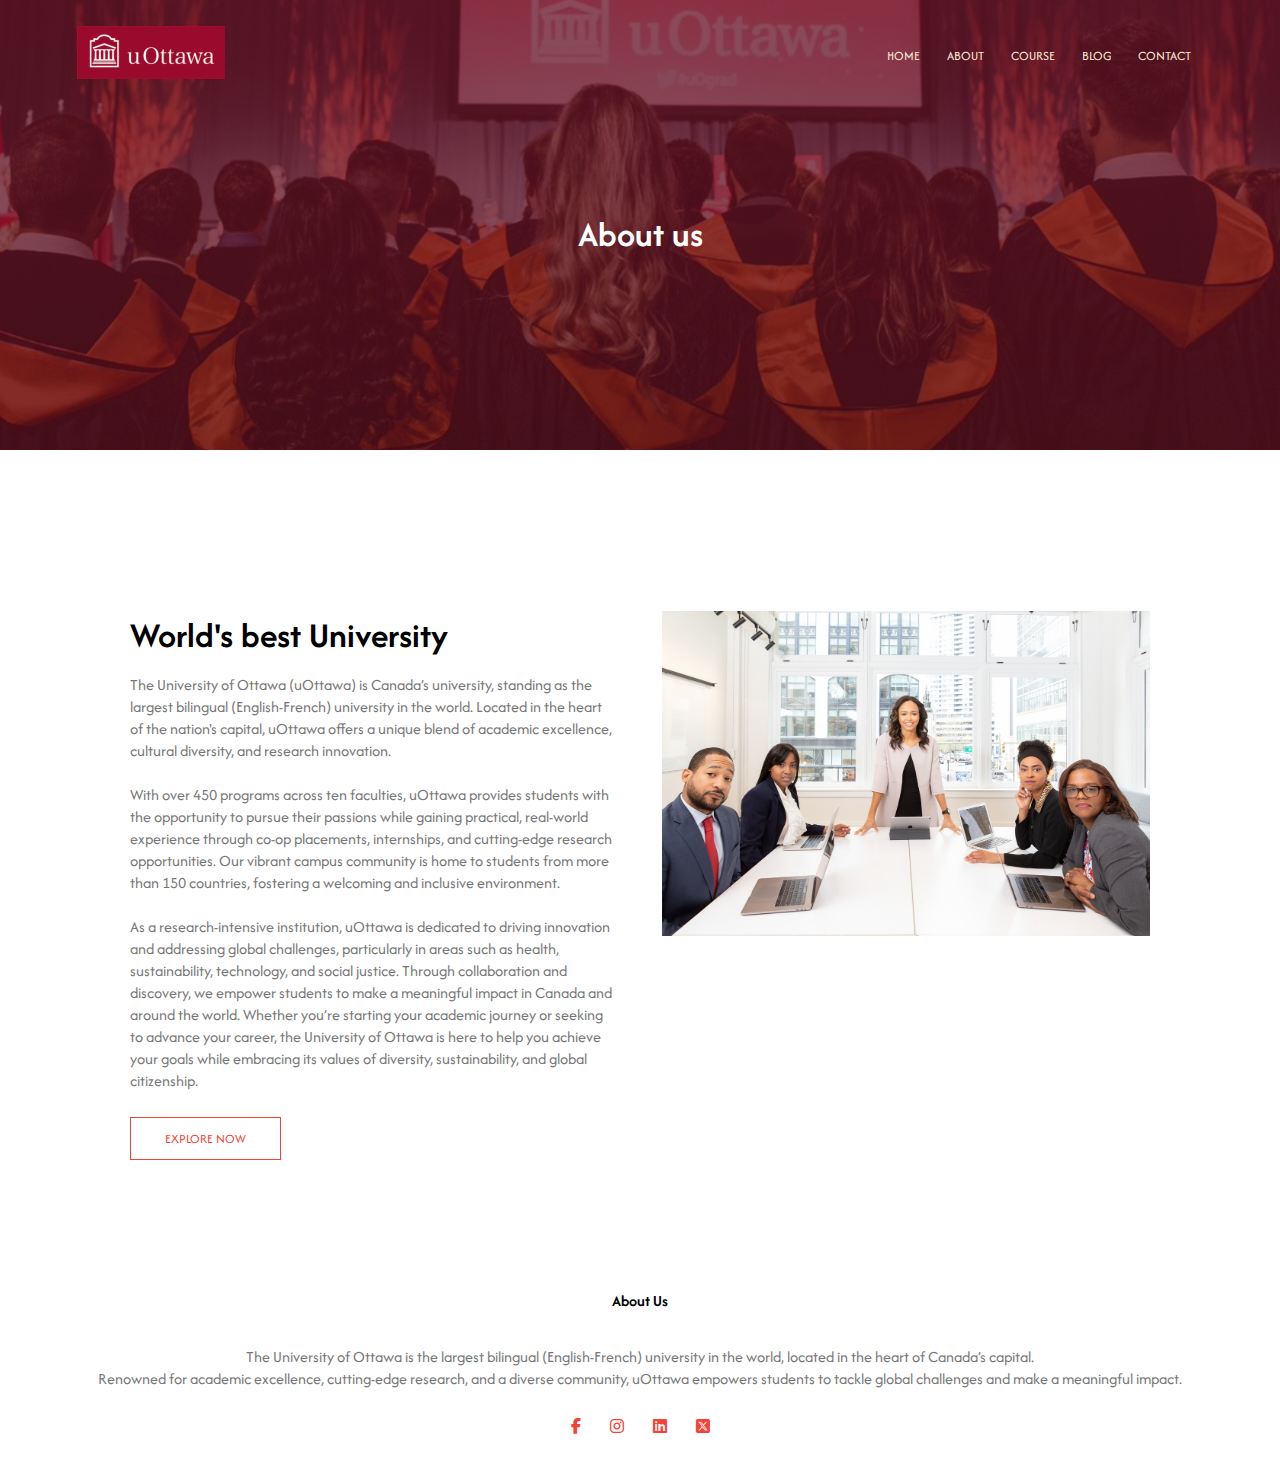
<file: About.html>
<!DOCTYPE html>
<html>
<head>
    <meta name="viewport" content="width=device-width, initial-scale=1.0">
    <title>University Website Design</title>
    <link rel="stylesheet" href="styles.css">
    <link rel="preconnect" href="https://fonts.googleapis.com">
    <link rel="preconnect" href="https://fonts.gstatic.com" crossorigin>
    <link href="https://fonts.googleapis.com/css2?family=Afacad+Flux:slnt,wght@-14..14,100..1000&display=swap" rel="stylesheet">
    <link href="https://cdnjs.cloudflare.com/ajax/libs/font-awesome/6.6.0/css/all.min.css" rel="stylesheet"></head>
<body>
    <section class="sub-header">
        <nav>

            <a href="index.html"><img src="images/Uottawa-Logo2.png"></a>
            <div class="nav-links" id="navLinks">
                <i class="fa fa-times" onclick="hideMenu()"></i>
                <ul>
                    <li><a href="index.html">HOME</a></li>
                    <li><a href="About.html">ABOUT</a></li>
                    <li><a href="Course.html">COURSE</a></li>
                    <li><a href="Blog.html">BLOG</a></li>
                    <li><a href="contact.html">CONTACT</a></li>
                </ul>
            </div>
            <i class="fa fa-bars" onclick="showMenu()"></i>
        </nav>
        <h1>About us</h1>
   
    </section>

<!---About us content-->
<section class = "about us">
    <div class= "row">
        <div class="about-col">
            <h1>World's best University</h1>
            <p>The University of Ottawa (uOttawa) is Canada’s university, standing as the largest bilingual (English-French) university in the world. Located in the heart of the nation's capital, uOttawa offers a unique blend of academic excellence, cultural diversity, and research innovation.
                <br><br>
                With over 450 programs across ten faculties, uOttawa provides students with the opportunity to pursue their passions while gaining practical, real-world experience through co-op placements, internships, and cutting-edge research opportunities. Our vibrant campus community is home to students from more than 150 countries, fostering a welcoming and inclusive environment.
                <br><br>
                As a research-intensive institution, uOttawa is dedicated to driving innovation and addressing global challenges, particularly in areas such as health, sustainability, technology, and social justice. Through collaboration and discovery, we empower students to make a meaningful impact in Canada and around the world.
                Whether you’re starting your academic journey or seeking to advance your career, the University of Ottawa is here to help you achieve your goals while embracing its values of diversity, sustainability, and global citizenship.</p>
            <a href="" class="hero-btn red-btn">EXPLORE NOW</a>

        </div>
        <div class="about-col">
            <img src="images/about.jpg">
        </div>


    </div>


</section>





<!---------- Footer ---------->
<section class="footer">
    <h4>About Us</h4>
    <p>The University of Ottawa is the largest bilingual (English-French) university in the world, located in the heart of Canada’s capital. <br>Renowned for academic excellence, cutting-edge research, and a diverse community, uOttawa empowers students to tackle global challenges and make a meaningful impact.</p> 
    <div class="icons">
        <i class="fa-brands fa-facebook-f"></i>
        <i class="fa-brands fa-instagram"></i> 
        <i class="fa-brands fa-linkedin"></i>
        <i class="fa-brands fa-square-x-twitter"></i>  
    </div>
</section>

 <!---------JavaScript for Toggle Menu--------->
    <script>
        var navLinks = document.getElementById("navLinks");

        function showMenu(){
            navLinks.style.right="0";
        }

        function hideMenu(){
            navLinks.style.right="-200px";
        }


    </script>
</body>
</html>
</file>
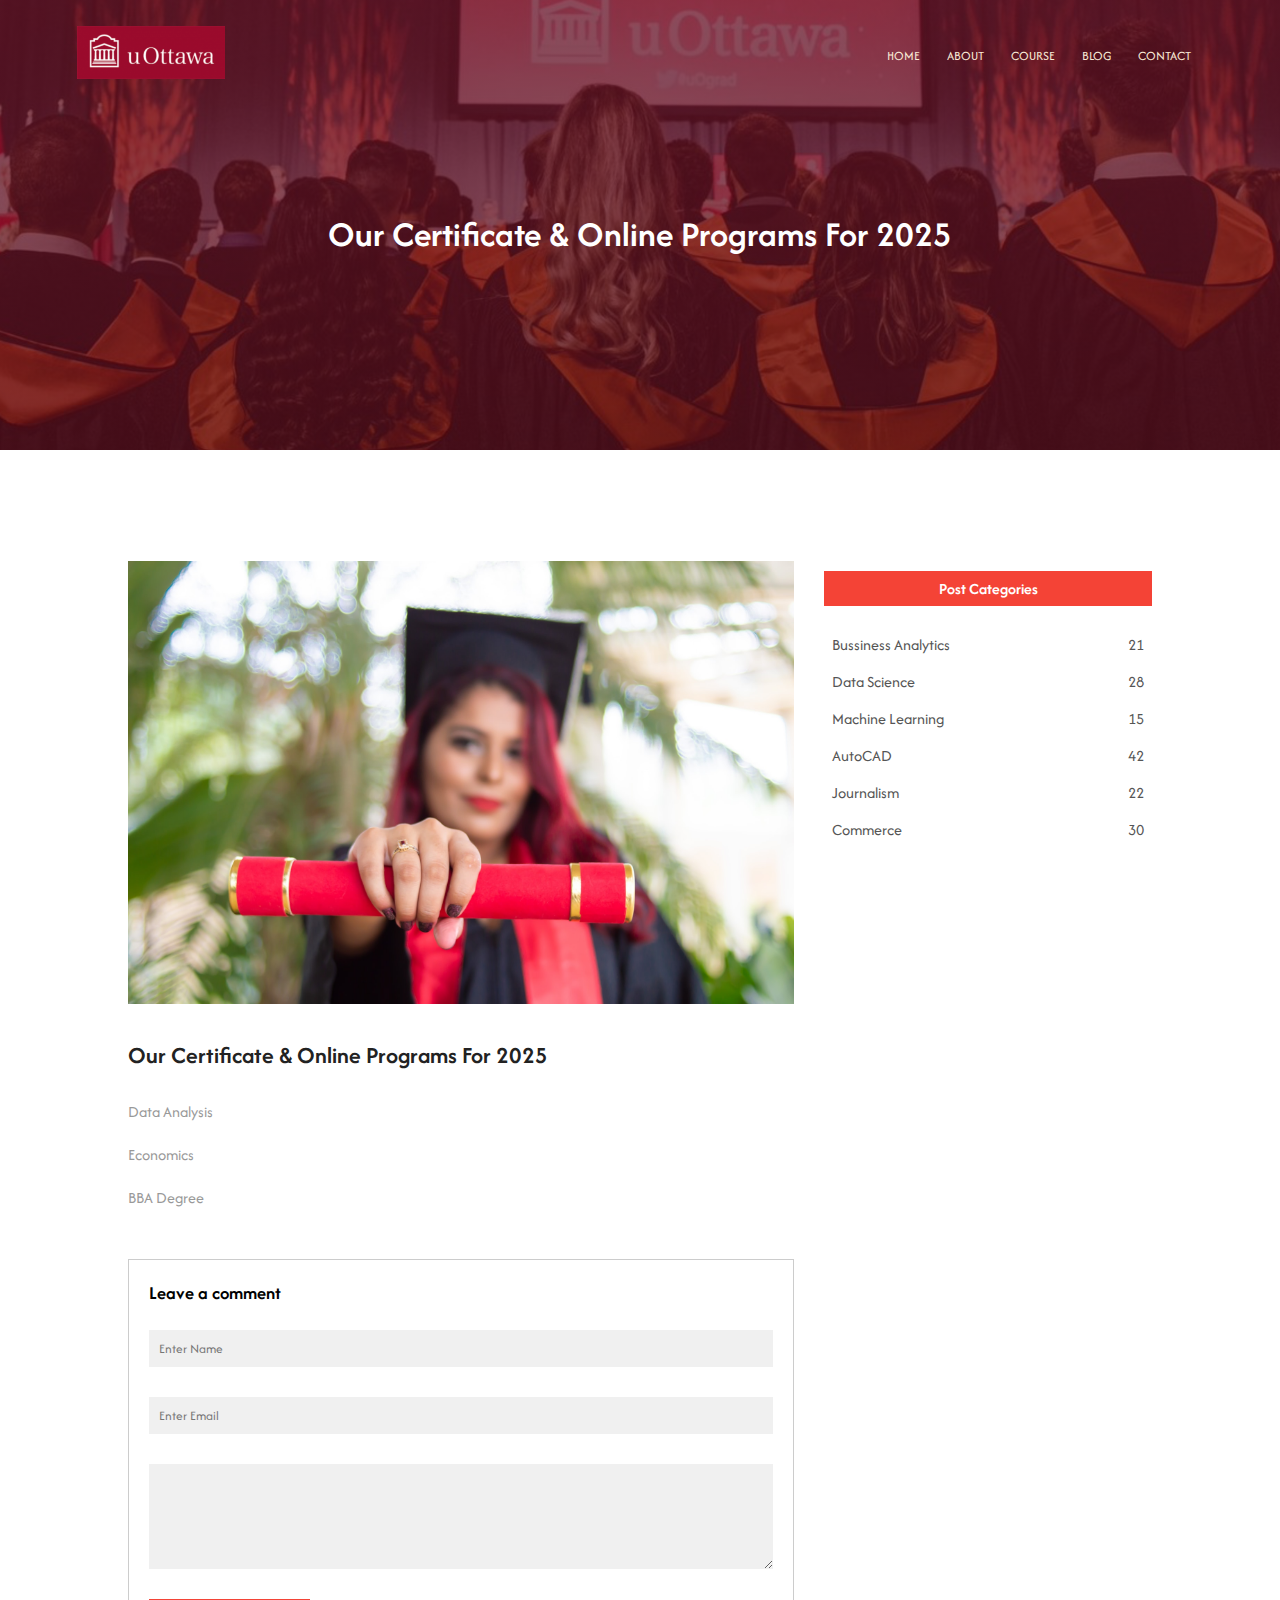
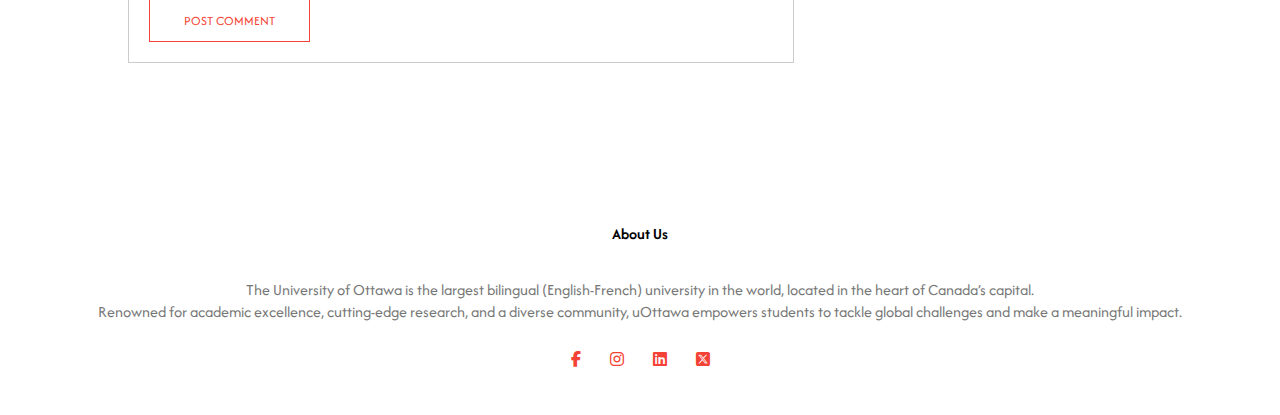
<file: Blog.html>
<!DOCTYPE html>
<html>
<head>
    <meta name="viewport" content="width=device-width, initial-scale=1.0">
    <title>University Website Design</title>
    <link rel="stylesheet" href="styles.css">
    <link rel="preconnect" href="https://fonts.googleapis.com">
    <link rel="preconnect" href="https://fonts.gstatic.com" crossorigin>
    <link href="https://fonts.googleapis.com/css2?family=Afacad+Flux:slnt,wght@-14..14,100..1000&display=swap" rel="stylesheet">
    <link href="https://cdnjs.cloudflare.com/ajax/libs/font-awesome/6.6.0/css/all.min.css" rel="stylesheet"></head>
<body>
    <section class="sub-header">
        <nav>

            <a href="index.html"><img src="images/Uottawa-Logo2.png"></a>
            <div class="nav-links" id="navLinks">
                <i class="fa fa-times" onclick="hideMenu()"></i>
                <ul>
                    <li><a href="index.html">HOME</a></li>
                    <li><a href="About.html">ABOUT</a></li>
                    <li><a href="Course.html">COURSE</a></li>
                    <li><a href="Blog.html">BLOG</a></li>
                    <li><a href="contact.html">CONTACT</a></li>
                </ul>
            </div>
            <i class="fa fa-bars" onclick="showMenu()"></i>
        </nav>
        <h1>Our Certificate & Online Programs For 2025</h1>
   
    </section>

<!---Blog content-->

<section class="blog-content">

    <div class="row">
        <div class="blog-left">
            <img src="images/certificate.jpg">
            <h2>Our Certificate & Online Programs For 2025</h2>
            <p>Data Analysis</p>
            <br>
            <p>Economics</p>
            <br>
            <p>BBA Degree</p>

            <div class="comment-box">
                <h3>Leave a comment</h3>

                <form class="comment-form">
                    <input type="text" placeholder="Enter Name">
                    <input type="email" placeholder="Enter Email">
                    <textarea rows="5" placeholder="Your comment">
                    </textarea>
                    <button type="submit" class="hero-btn red-btn">
                        POST COMMENT
                    </button>
                 </form>

            </div>
        </div>
        <div class="blog-right">
            <h3>Post Categories</h3>
            <div>
                <span>Bussiness Analytics</span>
                <span>21</span>
            </div>
            <div>
                <span>Data Science</span>
                <span>28</span>
            </div>
            <div>
                <span>Machine Learning</span>
                <span>15</span>
            </div>
            <div>
                <span>AutoCAD</span>
                <span>42</span>
            </div>
            <div>
                <span>Journalism</span>
                <span>22</span>
            </div>
            <div>
                <span>Commerce</span>
                <span>30</span>
            </div>
        </div>

    </div>


</section>



<!----facilities-->


<!---------- Footer ---------->
<section class="footer">
    <h4>About Us</h4>
    <p>The University of Ottawa is the largest bilingual (English-French) university in the world, located in the heart of Canada’s capital. <br>Renowned for academic excellence, cutting-edge research, and a diverse community, uOttawa empowers students to tackle global challenges and make a meaningful impact.</p> 
    <div class="icons">
        <i class="fa-brands fa-facebook-f"></i>
        <i class="fa-brands fa-instagram"></i> 
        <i class="fa-brands fa-linkedin"></i>
        <i class="fa-brands fa-square-x-twitter"></i>  
    </div>
</section>

 <!---------JavaScript for Toggle Menu--------->
    <script>
        var navLinks = document.getElementById("navLinks");

        function showMenu(){
            navLinks.style.right="0";
        }

        function hideMenu(){
            navLinks.style.right="-200px";
        }


    </script>
</body>
</html>
</file>
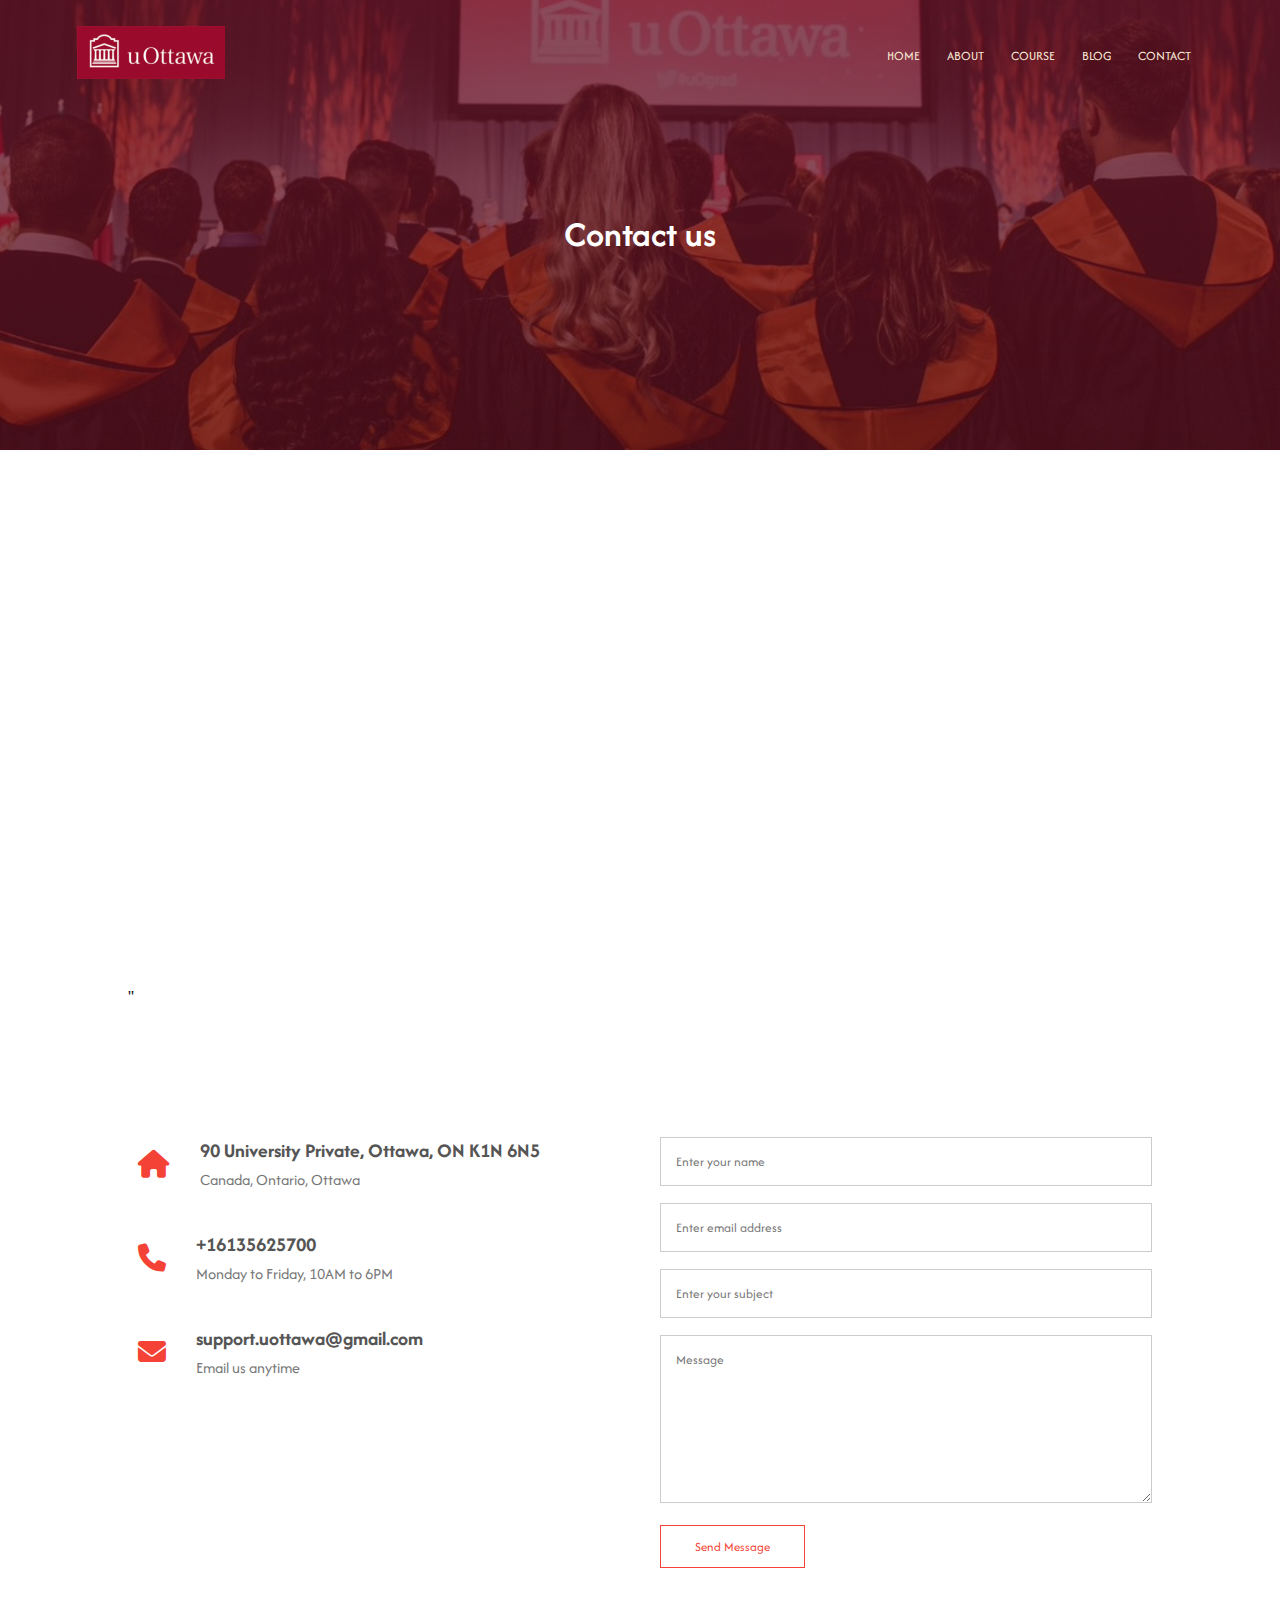
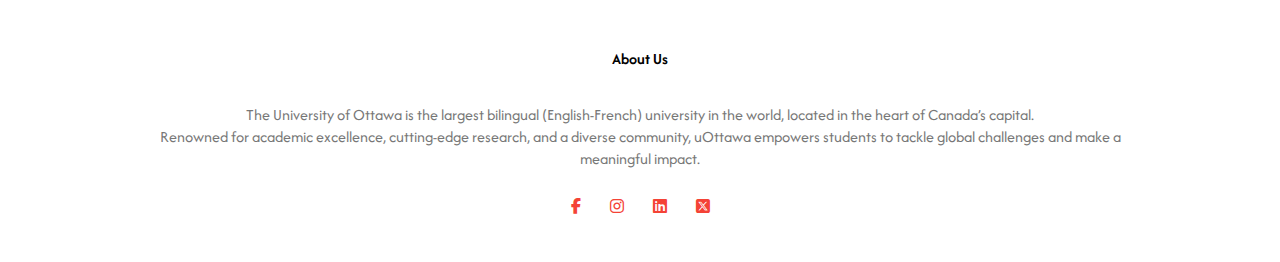
<file: contact.html>
<!DOCTYPE html>
<html>
<head>
    <meta name="viewport" content="width=device-width, initial-scale=1.0">
    <title>University Website Design</title>
    <link rel="stylesheet" href="styles.css">
    <link rel="preconnect" href="https://fonts.googleapis.com">
    <link rel="preconnect" href="https://fonts.gstatic.com" crossorigin>
    <link href="https://fonts.googleapis.com/css2?family=Afacad+Flux:slnt,wght@-14..14,100..1000&display=swap" rel="stylesheet">
    <link href="https://cdnjs.cloudflare.com/ajax/libs/font-awesome/6.6.0/css/all.min.css" rel="stylesheet"></head>
<body>
    <section class="sub-header">
        <nav>

            <a href="index.html"><img src="images/Uottawa-Logo2.png"></a>
            <div class="nav-links" id="navLinks">
                <i class="fa fa-times" onclick="hideMenu()"></i>
                <ul>
                    <li><a href="index.html">HOME</a></li>
                    <li><a href="About.html">ABOUT</a></li>
                    <li><a href="Course.html">COURSE</a></li>
                    <li><a href="Blog.html">BLOG</a></li>
                    <li><a href="contact.html">CONTACT</a></li>
                </ul>
            </div>
            <i class="fa fa-bars" onclick="showMenu()"></i>
        </nav>
        <h1>Contact us</h1>
   
    </section>

<!---Contact us-->

<section class="location">
    <iframe src="https://www.google.com/maps/embed?pb=!1m18!1m12!1m3!1d2800.3523434643216!2d-75.68702892377978!3d45.42239827107333!2m3!1f0!2f0!3f0!3m2!1i1024!2i768!4f13.1!3m3!1m2!1s0x4cce0507c6d4942b%3A0x822f56e12a53717!2suOttawa!5e0!3m2!1sen!2sca!4v1737264134353!5m2!1sen!2sca" width="600" height="450" style="border:0;" allowfullscreen="" loading="lazy" referrerpolicy="no-referrer-when-downgrade"></iframe>"

</section>

<section class="contact-us">
    <div class="row">
        <div class="contact-col">
            <div>
                <i class="fa fa-home"></i>
                <span>
                    <h5>90 University Private, Ottawa, ON K1N 6N5</h5>
                    <p>Canada, Ontario, Ottawa</p>
                </span>
            </div>
            <div>
                <i class="fa fa-phone"></i>
                <span>
                    <h5>+16135625700</h5>
                    <p>Monday to Friday, 10AM to 6PM</p>
                </span>
            </div>
            <div>
                <i class="fa fa-envelope"></i>
                <span>
                    <h5>support.uottawa@gmail.com</h5>
                    <p>Email us anytime</p>
                </span>
            </div>
        </div>
<div class="contact-col">
                <form action="form-handler.php" method="post" class="form-right">
                    <input type="text" name="name" placeholder="Enter your name" required>
                    <input type="email" name="email" placeholder="Enter email address" required>
                    <input type="text" name="subject" placeholder="Enter your subject" required>
                    <textarea rows="8" name="message" placeholder="Message" required></textarea>
                    <button type="submit" class="hero-btn red-btn">Send Message</button>
                </form>
                
                
</div>
            
            
        </div>
    </div>







<!---------- Footer ---------->
<section class="footer">
    <h4>About Us</h4>
    <p>The University of Ottawa is the largest bilingual (English-French) university in the world, located in the heart of Canada’s capital. <br>Renowned for academic excellence, cutting-edge research, and a diverse community, uOttawa empowers students to tackle global challenges and make a meaningful impact.</p> 
    <div class="icons">
        <i class="fa-brands fa-facebook-f"></i>
        <i class="fa-brands fa-instagram"></i> 
        <i class="fa-brands fa-linkedin"></i>
        <i class="fa-brands fa-square-x-twitter"></i>  
    </div>
</section>

 <!---------JavaScript for Toggle Menu--------->
    <script>
        var navLinks = document.getElementById("navLinks");

        function showMenu(){
            navLinks.style.right="0";
        }

        function hideMenu(){
            navLinks.style.right="-200px";
        }


    </script>
</body>
</html>
</file>
<file: styles.css>
/* Reset padding and margin for all elements */
* {
    padding: 0;
    margin: 0;
    box-sizing: border-box;
    font-family: "Afacad Flux", sans-serif;
}

/* Styling for the header section */
.header {
    min-height: 100vh;
    width: 100%;
    background-image: linear-gradient(rgba(100, 9, 30, 0.7), rgba(80, 4, 20, 0.7)), url(images/Uottawa-Backdrop.png);
    background-position: center;
    background-size: cover;
    position: relative;
}

nav{
    display: flex;
    padding:2% 6%;
    justify-content: space-between;
    align-items: center;

}
nav img{
    width: 150px;


}

.nav-links{
    flex:1;
    text-align: right;
}

.nav-links ul li{
    list-style: none;
    display: inline-block;
    padding: 8px 12px;
    position: relative;

}

.nav-links ul li a{
    color:antiquewhite;
    text-decoration: none;
    font-size: 13px;
}

.nav-links ul li::after{
    content: '';
    width: 0%;
    height: 2px;
    background: #f44336 ;
    display: block;
    margin:auto;
    transition: 0.5s;
}

.nav-links ul li:hover::after{
    width: 100%;   
}

.text-box{
    width: 90%;
    color:#fff;
    position:absolute;
    top: 50%;
    left:50%;
    transform: translate(-50%,-50%);
    text-align: center;
}

.text-box h1{
    font-size: 62px;
    transition: 1.5s;
}

.text-box h1:hover{
    font-size: 72px;
    color: #f44336;
    transition: 1s;

}
.text-box p{
    margin: 10px 0 40px;
    font-size: 20px;
    color:white;
    transition: 1s;

}
.text-box p2{
    margin: 10px 0 40px;
    font-size: 20px;
    color:#f44336;
    transition: 1s;

}

.text-box p:hover{
    color: #f44336;
    font-size: 24px;
    font-weight: bolder;
    transition: 1s;

}


.hero-btn{
    display: inline-block;
    text-decoration: none;
    color: white;
    border: 1px solid white;
    padding: 12px 34px;
    font-size: 13px;
    background: transparent;
    position: relative;
    cursor: pointer;
    transition: 1.0s;
}

.hero-btn:hover{
    border: 1px solid #f44336;
    background: #f44336;
    font-size: larger;
    transition: 1s;

}

nav .fa{
    display: none;
}

@media(max-width:700px){
    .text-box h1{
        font-size: 20;
        transition: 1.5s;
    }

    .nav-links ul li{
        display: block;
    }
    .nav-links{
        position: fixed;
        background: #f44336;
        height: 100vh;
        width: 200px;
        top: 0;
        right: -200px;
        text-align: left;
        z-index: 2;
        transition: 1s;

 
    
    }

    nav .fa{
        display: block;
        color: #fff;
        margin: 10px;
        font-size: 22px;
        cursor: pointer;
    }

    .nav-links ul{
        padding: 30px;
    }


 
}
/*------course-----*/
.course{
    width: 80%;
    margin: auto;
    text-align: center;
    padding-top: 100px;

}

h1{
    font-size: 36px;
    font-weight: 600;

}
p{
    color: #777;
    font-size: 16px;    
    font-weight: 300px;
    line-height: 22px;
    padding:10px;

}
.row   {
    margin-top: 5%;
    display: flex;
    justify-content: space-between;

}
.course-col{
    flex-basis: 31%;
    background: #fff3f3;
    border-radius:10px;
    margin-bottom: 5%;
    padding: 20px 12px;
    box-sizing: border-box;
    transition: 1s;
}
h3{
    text-align: center;
    font-weight: 600;
    margin: 10px 0;

}

.course-col:hover{
    box-shadow: 0 0 20px 0px rgba(0, 0, 0, 0.3);
    transition: 1s;
}
@media(max-width:700px){
    .row{
        flex-direction: column;
    }

}


.campus{
    width: 80%;
    margin: auto;
    text-align: center;
    padding-top: 100px;

}

.campus-col{
    flex-basis: 32%;
    border-radius: 10px;
    margin-bottom: 30%;
    position: relative;
    overflow: hidden;

}

.campus-col.img{
    width: 100%;
    display: block;
}

.layer{
    
    height: 100%;
    width: 100%;
    position: absolute;
    top: 0;
    left: 0;
    transition: 0.5s;
}

.layer:hover{
    background: rgba(226, 0, 0, 0.2);
    transition: 0.5s;
}

.layer h3{
    width: 100%;
    font-weight: 500;
    color: #fff;
    font-size: 26px;
    bottom: 0;
    left: 50%;
    transform: translateX(-50%);
    position: absolute;
    opacity: 0;
    transition: 0.5s;
}

.layer:hover h3{
    bottom: 49%;
    opacity: 1;

}

/*----------------- faciilties ----------*/

.facilities{
    width: 80%;
    margin: auto;
    text-align: center;
    padding-top: 100px;
    margin-top: -150px;
}

.facilities-col{
    flex-basis: 31%;
    border-radius: 10px;
    margin-bottom: 5%;
    text-align: left;
}
.facilities-col img{
    height: 80%;
    width: 100%;
    border-radius: 10px;
}

.facilities-col p{
    padding: 0;
}

.facilities-col h3{
    margin-top: 16px;
    margin-bottom: 15px;
    text-align: left;
}

/*------------ testimonials ---------*/

.testimonials{
    width: 80%;
    margin: auto;
    padding-top: 100px;
    text-align: center;
}
.testimonals-col{
    flex-basis: 44%;
    border-radius: 10px;
    margin-bottom: 5%;
    text-align: left;
    background: #fff3f3;
    padding: 25px;
    cursor: pointer;
    display: flex; 
}
.testimonals-col img{
    height: 40px;
    margin-left: 5px;
    margin-right: 30px; 
    border-radius: 50%;
}
.testimonals-col p{
    padding: 0;
}

.testimonals-col h3{
    margin-top: 15px;
    text-align: left;

}

.testimonals-col .fa{
    color: #f44336;
}

.testimonals-col .fa-solid{
    color:#f44336;
}

@media(max-width: 700px) {
    .testimonals-col img{
        margin-left: 0px;
        margin-right: 15px; 
    }
}

/*--------- call to action -------*/

.cta{
    margin: 100px auto;
    width: 80%;
    background-image: linear-gradient(rgba(0,0,0,0.7),rgba(0,0,0,0.7)),url(images/banner2.jpg);
    background-position: center;
    background-size: cover;
    border-radius: 10px;
    text-align: center;
    padding: 100px 0;

}

.cta h1{
    color:#fff;
    margin-bottom: 40px;
    padding: 0;
}

@media(max-width: 700px){
    .cta h1{
        font-size: 24px;
    }
}

/*----------- footer -------*/

.footer{
    width: 100%;
    text-align: center;
    padding: 30px 0;
}

.footer h4{
    margin-bottom: 25px;
    margin-top: 20px;
    font-weight: 600;
}

.icons .fa-brands{
    color:#f44336;
    margin: 0 13px;
    cursor: pointer;
    padding: 18px 0;
}

/*------- about us -----*/
.sub-header{
    height: 50vh;
    width:100%;
    background-image: linear-gradient(rgba(100, 9, 30, 0.7), rgba(80, 4, 20, 0.7)), url(images/Uottawa-Grad.png);
    background-position: center;
    background-size: cover;
    text-align: center;
    color: #fff;
} 

.sub-header h1{
    margin-top: 100px;

}

.about.us{
    width: 80%;
    margin: auto;
    padding-top: 80px;
    padding-bottom: 50px;
}

.about-col{
    flex-basis: 48%;
    padding: 30px 2px;
}

.about-col img{
    width:100%
}

.about-col h1{
    padding-top: 0;
}
.about-col p{
    padding: 15px 0 25px;
}

.red-btn{
    border: 1px solid #f44336;
    background: transparent;
    color: #f44336;
}

.red-btn:hover{
    color: white;
}

.blog-content{
    width: 80%;
    margin: auto;
    padding: 60px 0;

}

.blog-left{
    flex-basis: 65% ;

}

.blog-left img{
    width: 100%;
}

.blog-left h2{
    color: #222;
    font-weight: 600;
    margin: 30px 0;
}

.blog-left p{
    color: #999;
    padding:0;
}

.blog-right{
    flex-basis: 32%;
}

.blog-right h3{
    background: #f44336;
    color:#fff;
    padding: 7px 0;
    font-size: 16px;
    margin-bottom: 20px;
}

.blog-right div{
    display: flex;
    align-items: center;
    justify-content: space-between;
    color: #555;
    padding: 8px;
    box-sizing: border-box;
}

.comment-box {
    border: 1px solid #ccc;
    margin: 50px 0;
    padding: 10px 20px;
}

.comment-box h3 {
    text-align: left;
}

.comment-form input, .comment-form textarea {
    width: 100%;
    padding: 10px;
    margin: 15px 0;
    box-sizing: border-box;
    border: none;
    outline: none;
    background: #f0f0f0;
}

.comment-form button{
    margin: 10px 0;
}

@media(max-width:700px){
    .sub-header h1{
        font-size: 25px;
    }
}

.location{
    width: 80%;
    margin: auto;
    padding: 80px 0;
}

.location iframe{
    width: 100%;


}

.contact-us {
    width: 80%;
    margin: auto;
}

.contact-col {
    flex-basis: 48%;
    margin-bottom: 30px;
}

.contact-col div {
    display: flex;
    align-items: center;
    margin-bottom: 40px;
}
.contact-col div .fa {
    font-size: 28px;
    color: #f44336;
    margin: 10px 30px 10px 10px;
}

.contact-col div p {
    padding: 0;
}

.contact-col div h5 {
    font-size: 20px;
    margin-bottom: 5px;
    color: #555;
}

.contact-col input, .contact-col textarea{
    width: 100%;
    padding: 15px;
    margin-bottom: 17px;
    outline: none;
    border: 1px solid #ccc;
}

.contact-col input, .contact-col textarea{
    width: 100%;
    padding: 15px;
    margin-bottom: 17px;
    outline: none;
    border: 1px solid #ccc;
    box-sizing: border-box;
}
</file>
